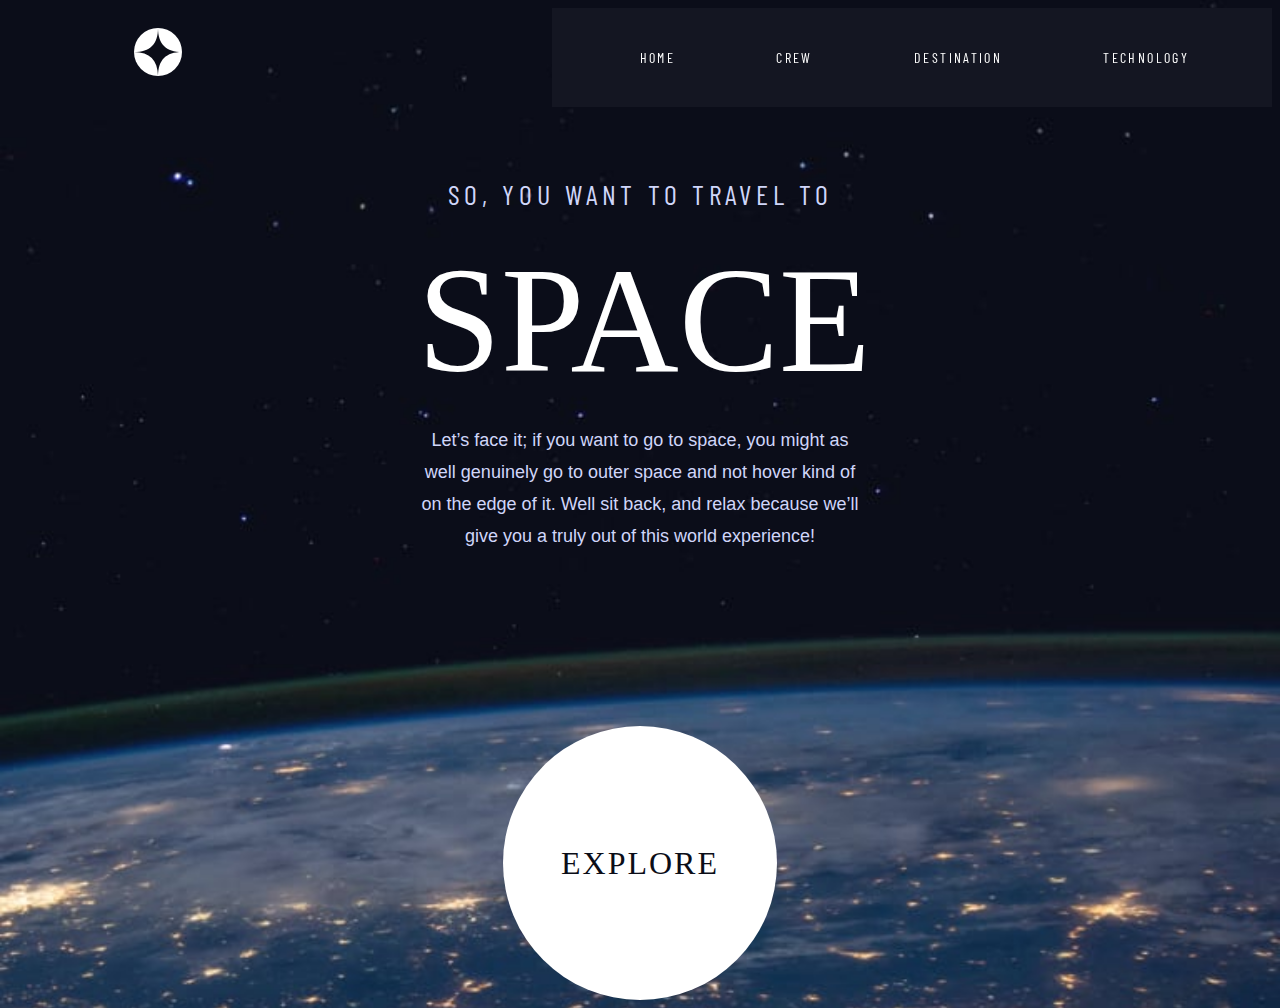
<file: index.html>
<!DOCTYPE html>
<html lang="en">
<head>
  <meta charset="UTF-8">
  <meta name="viewport" content="width=device-width, initial-scale=1.0">
  <link rel="stylesheet" href="css/homepage.css">
  <link rel="stylesheet" href="css/navigationpanel.css">
  <link rel="stylesheet" href="css/sidebar.css">
  <link rel="stylesheet" href="https://cdnjs.cloudflare.com/ajax/libs/font-awesome/6.2.0/css/all.min.css"/>
  <link href="https://fonts.googleapis.com/css2?family=Barlow+Condensed:wght@400;700&display=swap" rel="stylesheet"> 
  <link href="http://fonts.cdnfonts.com/css/bellefair" rel="stylesheet"> 
  <link href="http://fonts.cdnfonts.com/css/barlow" rel="stylesheet">  

</head>
<body > 
  
  <Nav>
    <div class="navbar navbar1">
      <ul>
        <li> <a href="./index.html"><span class="nav-num">00</span>Home</a></li>
        <li><a href="./crew.html"><span class="nav-num">01</span>Crew</a></li>
        <li><a href="./destination.html"><span class="nav-num">02</span>Destination</a></li>
        <li><a href="./technology.html"><span class="nav-num">03</span>Technology</a></li>
      </ul>
    </div>
  </Nav>
    
  <div class="sidebar-block">
    <input type="checkbox" id="check" />
    <label for="check">
      <i class="fa-solid fa-bars" id="btn"></i>
      <i class="fas fa-times" id="cancel"></i>
    </label>
    <div class="sidebar">
      <ul>
        <li> <a href="./index.html"><span class="nav-num">00</span>Home</a></li>
        <li><a href="./crew.html"><span class="nav-num">01</span>Crew</a></li>
        <li><a href="./destination.html"><span class="nav-num">02</span>Destination</a></li>
        <li><a href="./technology.html"><span class="nav-num">03</span>Technology</a></li>
      </ul>
    </div>
  </div>

  <div class="homepage-container ">
    <div class="homepage-block-flex mb-t">
      <div class="homepage-block-left">
        <h2>So, you want to travel to</h2>
        <h1>Space</h1>
        <p>Let’s face it; if you want to go to space, you might as well genuinely go to 
          outer space and not hover kind of on the edge of it. Well sit back, and relax 
          because we’ll give you a truly out of this world experience!</p>
      </div>
      <div class="homepage-block-right">
          <button>Explore</button>
      </div>
    </div>            
  </div>  
       
<script src="js/NavPanel.js"></script>
</body>
</html>
</file>
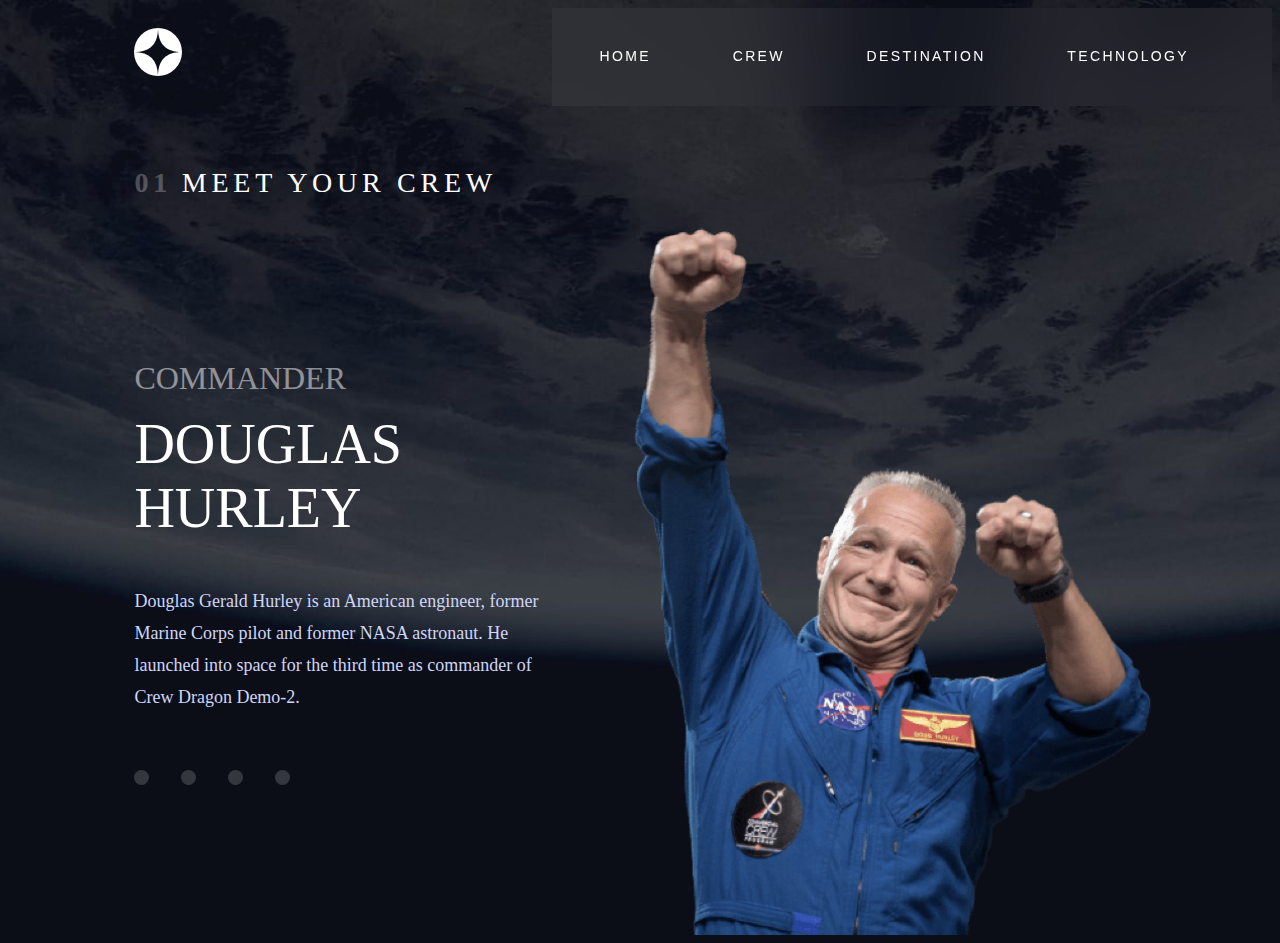
<file: crew.html>
<!DOCTYPE html>
<html lang="en">
<head>
    <meta charset="UTF-8">
    <meta http-equiv="X-UA-Compatible" content="IE=edge">
    <meta name="viewport" content="width=device-width, initial-scale=1.0">
    <title>Document</title>
    <link rel="stylesheet" href="css/crew.css">
    <link rel="stylesheet" href="css/navigationpanel.css">
    <link rel="stylesheet" href="css/sidebar.css">
    <link href="https://cdn.jsdelivr.net/npm/bootstrap@5.0.2/dist/css/bootstrap.min.css">
    <link href="http://fonts.cdnfonts.com/css/barlow-condensed" rel="stylesheet">
    <link href="http://fonts.cdnfonts.com/css/bellefair" rel="stylesheet"> 
    <link href="http://fonts.cdnfonts.com/css/barlow" rel="stylesheet"> 
</head>
<body>
    <Nav>
        <div class="navbar navbar1">
          <ul>
            <li> <a href="./index.html"><span class="nav-num">00</span>Home</a></li>
            <li><a href="./crew.html"><span class="nav-num">01</span>Crew</a></li>
            <li><a href="./destination.html"><span class="nav-num">02</span>Destination</a></li>
            <li><a href="./technology.html"><span class="nav-num">03</span>Technology</a></li>
          </ul>
        </div>
      </Nav>
        
      <div class="sidebar-block">
        <input type="checkbox" id="check" />
        <label for="check">
          <i class="fa-solid fa-bars" id="btn"></i>
          <i class="fas fa-times" id="cancel"></i>
        </label>
        <div class="sidebar">
          <ul>
            <li> <a href="./index.html"><span class="nav-num">00</span>Home</a></li>
            <li><a href="./crew.html"><span class="nav-num">01</span>Crew</a></li>
            <li><a href="./destination.html"><span class="nav-num">02</span>Destination</a></li>
            <li><a href="./technology.html"><span class="nav-num">03</span>Technology</a></li>
          </ul>
        </div>
      </div>
    <div class="container dest-body ">
        <div class="wrapper">
            <h3 class="name-tab"><span class="num-tab">01</span>MEET YOUR CREW</h3>

            <div class="show " id="first-tab">
                <div class=" block-flex m-0 ">
                    <div class="left-block m-82"> 
                        <h5 class="left-block-head">Commander </h5>
                        <h1 class="left-block-title">Douglas Hurley</h1>
                        <p class="left-block-info">Douglas Gerald Hurley is an American engineer, former Marine Corps pilot and former NASA astronaut. He launched into space for the third time as commander of Crew Dragon Demo-2.</p>  
                        <div class="toggle-block">
                            <ul class="tab-planet-menu">
                                <li class="tab-change mr-32"><button onclick="openTab(event, 'first-tab')" id="defaultOp"></button></li>
                                <li class="tab-change mr-32"><button onclick="openTab(event, 'second-tab')"></button></li>
                                <li class="tab-change mr-32"><button onclick="openTab(event, 'third-tab')"></button></li>
                                <li class="tab-change"><button onclick="openTab(event, 'fourth-tab')"></button></li>
                            </ul>
                        </div>               
                    </div>
                    <div class="tab-planet right-block m-0">
                        <img  src="images/crew/image-douglas-hurley.png" alt="">  
                    </div>
                </div>
            </div>
            <div class="show " id="second-tab">
                <div class=" block-flex m-0 ">
                    <div class="left-block m-0"> 
                        <h5 class="left-block-head">Mission Specialist </h5>
                        <h1 class="left-block-title">MARK SHUTTLEWORTH</h1>
                        <p class="left-block-info">Mark Richard Shuttleworth is the founder and CEO of Canonical, the company behind the Linux-based Ubuntu operating system. Shuttleworth became the first South African to travel to space as a space tourist.</p> 
                        <div class="toggle-block">
                            <ul class="tab-planet-menu">
                                <li class="tab-change mr-32"><button onclick="openTab(event, 'first-tab')" id="defaultOp"></button></li>
                                <li class="tab-change mr-32"><button onclick="openTab(event, 'second-tab')"></button></li>
                                <li class="tab-change mr-32"><button onclick="openTab(event, 'third-tab')"></button></li>
                                <li class="tab-change"><button onclick="openTab(event, 'fourth-tab')"></button></li>
                            </ul>
                        </div>                  
                    </div>
                    <div class="tab-planet right-block m-0">
                        <img  src="images/crew/image-mark-shuttleworth.png" alt="">  
                    </div>
                </div>
            </div>
            <div class="show " id="third-tab">
                <div class=" block-flex m-0 ">
                    <div class="left-block m-0"> 
                        <h5 class="left-block-head">PILOT</h5>
                        <h1 class="left-block-title">Victor Glover</h1>
                        <p class="left-block-info">Pilot on the first operational flight of the SpaceX Crew Dragon to the International Space Station. Glover is a commander in the U.S. Navy where he pilots an F/A-18.He was a crew member of Expedition 64, and served as a station systems flight engineer. </p>     
                        <div class="toggle-block">
                            <ul class="tab-planet-menu">
                                <li class="tab-change mr-32"><button onclick="openTab(event, 'first-tab')" id="defaultOp"></button></li>
                                <li class="tab-change mr-32"><button onclick="openTab(event, 'second-tab')"></button></li>
                                <li class="tab-change mr-32"><button onclick="openTab(event, 'third-tab')"></button></li>
                                <li class="tab-change"><button onclick="openTab(event, 'fourth-tab')"></button></li>
                            </ul>
                        </div>              
                    </div>
                    <div class="tab-planet right-block m-0">
                        <img  src="images/crew/image-victor-glover.png" alt="">  
                    </div>
                </div>
            </div> 
            <div class="show " id="fourth-tab">
                <div class=" block-flex m-0 ">
                    <div class="left-block m-0"> 
                        <h5 class="left-block-head">Flight Engineer</h5>
                        <h1 class="left-block-title">Anousheh Ansari</h1>
                        <p class="left-block-info">Anousheh Ansari is an Iranian American engineer and co-founder of Prodea Systems. Ansari was the fourth self-funded space tourist, the first self-funded woman to fly to the ISS, and the first Iranian in space. </p>  
                        <div class="toggle-block">
                            <ul class="tab-planet-menu">
                                <li class="tab-change mr-32"><button onclick="openTab(event, 'first-tab')" id="defaultOp"></button></li>
                                <li class="tab-change mr-32"><button onclick="openTab(event, 'second-tab')"></button></li>
                                <li class="tab-change mr-32"><button onclick="openTab(event, 'third-tab')"></button></li>
                                <li class="tab-change"><button onclick="openTab(event, 'fourth-tab')"></button></li>
                            </ul>
                        </div>                 
                    </div>
                    <div class="tab-planet right-block m-0">
                        <img  src="images/crew/image-anousheh-ansari.png" alt="">  
                    </div>
                </div>
            </div> 

        </div>
        
    
    
    
    </div>
    <script src="js/crew.js"></script>
    <script>
        document.getElementById("defaultOp").click(function(e){
            e.preventDefault();
        });
    </script>
</body>
</html>
</file>
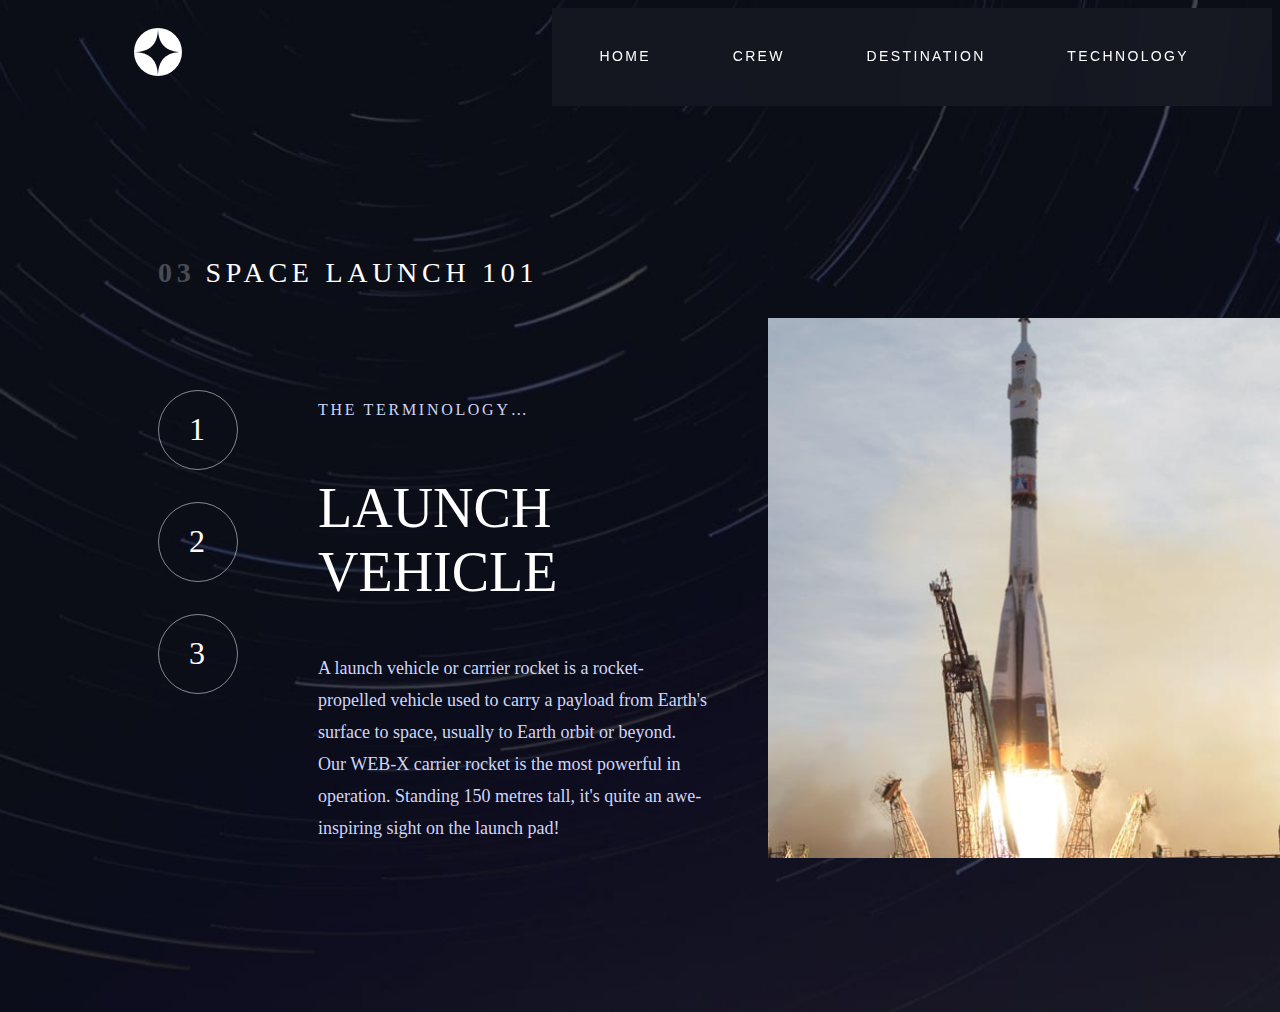
<file: technology.html>
<!DOCTYPE html>
<html lang="en">
<head>
    <meta charset="UTF-8">
    <meta http-equiv="X-UA-Compatible" content="IE=edge">
    <meta name="viewport" content="width=device-width, initial-scale=1.0">
    <title>Document</title>
    <link rel="stylesheet" href="css/technology.css">
    <link rel="stylesheet" href="css/navigationpanel.css">
    <link rel="stylesheet" href="css/sidebar.css">
    <link href="https://cdn.jsdelivr.net/npm/bootstrap@5.0.2/dist/css/bootstrap.min.css">
    <link href="http://fonts.cdnfonts.com/css/barlow-condensed" rel="stylesheet">
    <link href="http://fonts.cdnfonts.com/css/bellefair" rel="stylesheet"> 
    <link href="http://fonts.cdnfonts.com/css/barlow" rel="stylesheet"> 
</head>
<body>
    <Nav>
        <div class="navbar navbar1">
          <ul>
            <li> <a href="./index.html"><span class="nav-num">00</span>Home</a></li>
            <li><a href="./crew.html"><span class="nav-num">01</span>Crew</a></li>
            <li><a href="./destination.html"><span class="nav-num">02</span>Destination</a></li>
            <li><a href="./technology.html"><span class="nav-num">03</span>Technology</a></li>
          </ul>
        </div>
      </Nav>
        
      <div class="sidebar-block">
        <input type="checkbox" id="check" />
        <label for="check">
          <i class="fa-solid fa-bars" id="btn"></i>
          <i class="fas fa-times" id="cancel"></i>
        </label>
        <div class="sidebar">
          <ul>
            <li> <a href="./index.html"><span class="nav-num">00</span>Home</a></li>
            <li><a href="./crew.html"><span class="nav-num">01</span>Crew</a></li>
            <li><a href="./destination.html"><span class="nav-num">02</span>Destination</a></li>
            <li><a href="./technology.html"><span class="nav-num">03</span>Technology</a></li>
          </ul>
        </div>
      </div>
    <div class="container dest-body wrapper">
        <h3 class="name-tab"><span class="num-tab">03</span>SPACE LAUNCH 101</h3>

    <div class="show " id="tab-launch-vehicle">
        <div class="imgblock launch-vehicle"></div>
        <div class=" block-flex m-0 ">
            
            <div class="left-block">
                <ul class="tab-planet-menu">
                    <li class="tab-change mb-32"><button onclick="openTab(event, 'tab-launch-vehicle')" id="defaultOp">1</button></li>
                    <li class="tab-change mb-32"><button onclick="openTab(event, 'tab-spaceport')">2</button></li>
                    <li class="tab-change"><button onclick="openTab(event, 'tab-launch-vehicle')">3</button></li>
                </ul>
            </div>
            <div class="middle-block m-0"> 
                <h5 class="middle-block-head">THE TERMINOLOGY…</h5>
                <h1 class="middle-block-title">LAUNCH VEHICLE</h1>
                <p class="middle-block-info">A launch vehicle or carrier rocket is a rocket-propelled vehicle used to carry a payload from Earth's surface to space, usually to Earth orbit or beyond. Our WEB-X carrier rocket is the most powerful in operation. Standing 150 metres tall, it's quite an awe-inspiring sight on the launch pad!</p>                 
            </div>
            <div class="tab-planet right-block m-0">
                <img  src="images/technology/image-launch-vehicle-portrait.jpg" alt="">  
            </div>
        </div>
    </div>
    <div class="show " id="tab-spaceport">
        <div class="imgblock spaceport"></div>
        <div class=" block-flex m-0 ">
            
            <div class="left-block">
                <ul class="tab-planet-menu">
                    <li class="tab-change mb-32"><button onclick="openTab(event, 'tab-launch-vehicle')" id="defaultOp">1</button></li>
                    <li class="tab-change mb-32"><button onclick="openTab(event, 'tab-spaceport')">2</button></li>
                    <li class="tab-change"><button onclick="openTab(event, 'tab-space-capsule')">3</button></li>
                </ul>
            </div>
            <div class="middle-block m-0"> 
                <h5 class="middle-block-head">THE TERMINOLOGY…</h5>
                <h1 class="middle-block-title">SPACEPORT</h1>
                <p class="middle-block-info">A spaceport or cosmodrome is a site for launching (or receiving) spacecraft, by analogy to the seaport for ships or airport for aircraft. Based in the famous Cape Canaveral, our spaceport is ideally situated to take advantage of the Earth’s rotation for launch.</p>                 
            </div>
            <div class="tab-planet right-block m-0">
                <img  src="images/technology/image-spaceport-portrait.jpg" alt="">  
            </div>
        </div>
    </div>
    <div class="show " id="tab-space-capsule">
        <div class="imgblock space-capsule"></div>
        <div class=" block-flex m-0 ">
            
            <div class="left-block">
                <ul class="tab-planet-menu">
                    <li class="tab-change mb-32"><button onclick="openTab(event, 'tab-launch-vehicle')" id="defaultOp">1</button></li>
                    <li class="tab-change mb-32"><button onclick="openTab(event, 'tab-spaceport')">2</button></li>
                    <li class="tab-change"><button onclick="openTab(event, 'tab-space-capsule')">3</button></li>
                </ul>
            </div>
            <div class="middle-block m-0"> 
                <h5 class="middle-block-head">THE TERMINOLOGY…</h5>
                <h1 class="middle-block-title">SPACE CAPSULE</h1>
                <p class="middle-block-info">A space capsule is an often-crewed spacecraft that uses a blunt-body reentry capsule to reenter the Earth's atmosphere without wings. Our capsule is where you'll spend your time during the flight. It includes a space gym, cinema, and plenty of other activities to keep you entertained.</p>                 
            </div>
            <div class="tab-planet right-block m-0">
                <img  src="images/technology/image-space-capsule-portrait.jpg" alt="">  
            </div>
        </div>
    </div> 
    </div>
    <script src="js/teachnology.js"></script>
    <script>
        document.getElementById("defaultOp").click(function(e){
            e.preventDefault();
        });
    </script>
</body>
</html>
</file>
<file: css/homepage.css>
*{
    box-sizing: border-box;
}
@import url('https://fonts.googleapis.com/css2?family=Barlow+Condensed&display=swap');
@import url('http://fonts.cdnfonts.com/css/bellefair');
@import url('http://fonts.cdnfonts.com/css/barlow');
body{
    background: #000 center/cover url("../images/home/background-home-desktop.jpg") no-repeat;
    font-family: 'Barlow Condensed', sans-serif;
}
.mb-t{
    display: flex;
    justify-content: space-between;
    margin-top: 200px;
}
.homepage-container {    
    width: 1130px;  
    margin: 0 auto;
}

.homepage-block-left{
    width: 445px;
    margin: 0;
}
.homepage-block-right{
    display: flex;
    margin: 0;
    align-items: flex-end;
    width: fit-content;
}
.homepage-block-left h1{   
    font-family: "Bellefair";
    font-weight: 400;
    color: #fff;
    font-size: 150px;
    line-height: 172px;  
    text-transform: uppercase;
    margin: 24px auto;  
}
.homepage-block-left h2{
    font-family: 'Barlow Condensed';
    font-style: none;
    font-weight: 400;
    color: #D0D6F9;
    font-size: 28px;
    line-height: 33px;
    letter-spacing: 4.72px;
    text-transform: uppercase;
    
}
.homepage-block-left p{
    font-family: 'Barlow',sans-serif;
    font-weight: 400;
    color: #D0D6F9;
    font-size: 18px;
    line-height: 32px;
}
.homepage-block-right button{
    width: 274px;
    height: 274px;
    border-style: none;
    border-radius: 50%;
    background-color: #fff;
    color: #0B0D17;
    font-family: "Bellefair";
    font-weight: 400;
    font-size: 32px;
    line-height: 37px;
    letter-spacing: 2px;
    text-align: center;
    text-transform: uppercase;    
}
@media (min-width: 320px) and (max-width: 767px) {
    body{
        background: #000 center/cover url('../images/home/background-home-mobile.jpg') no-repeat;
    }
    .homepage-container {
        width: 100%;
        text-align: center;
        padding-top: 48px;
    }
    .homepage-block-flex .mb-t{
        margin: 0 auto;
    }    
    .homepage-block-flex{
        display: flex;
        flex-direction: column;
        align-items:center;
        margin-top: 48px;
        padding: 0 24px;
    }
    .homepage-block-left{
        width: 100%;
        margin-bottom: 81px;
    }
    .homepage-block-left h1{
        margin: 16px auto;
        font-size: 80px;
        line-height: 100px;
    }
    .homepage-block-left h2{
        font-size: 16px;
        line-height: 19px;
        text-align: center;
        letter-spacing: 2.7px;
    }
    .homepage-block-left p{        
        font-size: 15px;
        line-height: 25px;
    }
    .homepage-block-right button{
        width: 150px;
        height: 150px;
        font-size: 20px;
        line-height: 23px;
        text-align: center;
        letter-spacing: 1.25px;
    }
}

@media (min-width: 768px) and (max-width: 1280px) {
    body{
        background: #000 center/cover url('../images/home/background-home-tablet.jpg') no-repeat;
    }
    .homepage-container{
        width: 100%;
        text-align: center;
    }
    .mb-t{
        margin: 0 auto;
    }
    .homepage-block-flex{
        display: flex;
        flex-direction: column;
        align-items:center;
        margin-top: 48px;
    }
    .homepage-block-left h1{
        margin: 16px auto;
    }
    .homepage-block-right{
        margin-top: 156px;
    }
}
</file>
<file: css/navigationpanel.css>
*{
   box-sizing: border-box;
}
@import url('http://fonts.cdnfonts.com/css/barlow-condensed');
@import url('http://fonts.cdnfonts.com/css/bellefair');
@import url('http://fonts.cdnfonts.com/css/barlow');
Nav{
    position: relative;
    margin: 0 auto;
}
Nav::before{
    content: "";
    background-image: url('../images/shared/logo.svg');
    width: 48px;
    height: 48px;
    position: absolute;
    left: 10%;
    top: 20%;
}
.navbar{
    position: relative;
    background: rgba(255, 255, 255, 0.04);
    backdrop-filter: blur(40.7742px);
    width: 60%;
    padding: 0px 123px;
    padding-top: 39px;
    margin: 0 auto;
    margin-right: 0;
}
.navbar ul{
    justify-content: space-between;
}
.navbar ul li {
    margin-right: 35px;
}
.navbar::before{
    position: absolute;
    right: 95%;
    top: 50px;
    content: "";
    background-image: url('./Rectangle.png');
    width: 473px;
    height: 2px;
    background: #FFFFFF;
    mix-blend-mode: normal;
    opacity: 0.25;
}
.navbar ul li{
    list-style: none;
    display: inline-block;
    padding-bottom: 39px;
}

.navbar ul li a{
    text-decoration: none;
    color:#FFFFFF;
    text-align: center;
    font-family: "Barlow Condensed", sans-serif;
    font-weight: 400;
    font-size: 16px;
    line-height: 19px;
    letter-spacing: 2.7px;
    text-transform: uppercase;
}
.navbar ul li:hover {
    border-color: #fff;
}
.navbar ul li{
  border-bottom: 2px solid transparent;
}
.navbar ul{
    display: flex;
    flex-direction: row;
    list-style: none;
    margin: 0 auto;
}
.nav-num{
    font-family: 'Barlow Condensed', sans-serif;
    font-style: normal;
    font-weight: 700;
    font-size: 16px;
    line-height: 19px;
    color: #FFFFFF;
    margin-right: 10px;
}

@media (min-width: 320px) and (max-width: 767px) {
    .navbar::before{
        display: none;
    }
    .navbar{
        display: none;
    }
    Nav::before{
        margin-top: 20px;
    }
}

@media (min-width: 768px) and (max-width: 1280px) {
    .navbar::before{
        display: none;
    }
    .navbar{
        width: 57%;
        padding: 0 48px;
        padding-top: 39px;
    }
    .navbar ul li span{
        display: none;
    }
    .navbar ul li a{
        font-size: 14px;
        letter-spacing: 2.3625px;
        line-height: 17px;
    }
}
</file>
<file: css/sidebar.css>
.sidebar-block{
    display: none;
}
.sidebar {
    position: fixed;
    right: -250px;
    width: 250px;
    height: 100%;
    background: rgba(255, 255, 255, 0.04);
backdrop-filter: blur(40.7742px);
    transition: all 0.5s ease;
  }
  .sidebar ul{
    display: flex;
    flex-direction: column;
    align-items: start;
    margin-top: 65px;
  }
  .nav-num{
    font-family: 'Barlow Condensed';
font-style: normal;
font-weight: 700;
font-size: 16px;
line-height: 19px;
letter-spacing: 2.7px;

color: #FFFFFF;
  }
  .sidebar ul li{
    list-style: none;
  }
  .sidebar ul a {
    text-decoration: none;
    font-family: 'Barlow Condensed';
font-style: normal;
font-weight: 400;
font-size: 16px;
line-height: 19px;
letter-spacing: 2.7px;

color: #FFFFFF;
    display: block;
    height: 100%;
    width: 100%;
    line-height: 65px;
    color: white;
    box-sizing: border-box;
    transition: 0.4s;
  }
  .sidebar ul li:hover a {
    padding-left: 50px;
  }
  .sidebar ul a i {
    margin-right: 16px;
  }
  #check {
    display: none;
  }
  label #btn,
  label #cancel {
    position: absolute;
    border-radius: 3px;
    cursor: pointer;
  }
  label #btn {
    right: 40px;
    top: 25px;
    font-size: 25px;
    color: white;
    padding: 6px 12px;
    transition: all 0.5s;
  }
  label #cancel {
    display: none;
    z-index: 1111;
    right: -195px;
    top: 17px;
    font-size: 30px;
    color: #D0D6F9;
    padding: 4px 9px;
    transition: all 0.5s ease;
  }
  #check:checked ~ .sidebar {
    right: 0;
  }
  #check:checked ~ label #btn {
    right: -250px;
    opacity: 0;
    pointer-events: none;
  }
  #check:checked ~ label #cancel {
    display: block;
    right: 10px;
  }
  #check:checked ~ section {
    margin-left: 250px;
  }
  @media (min-width: 320px) and (max-width: 767px) {
    body{
        margin: 0 auto;
    }
    .sidebar-block{
        display: grid;
    }
  }
</file>
<file: css/crew.css>
*{
    box-sizing: border-box;
}
@import url('http://fonts.cdnfonts.com/css/barlow-condensed');
@import url('http://fonts.cdnfonts.com/css/bellefair');
@import url('http://fonts.cdnfonts.com/css/barlow');
body{
    background: #000 center/cover url("../images/crew/background-crew-desktop.jpg") no-repeat;
    color: #fff;
}
.container{    
    width: 80%;
    margin: 0 auto;
}
.imgblock{
    display: none;
}
button{
    background-color: transparent;
    border: none;
}
.name-tab{
    font-family: 'Barlow Condensed';
    font-style: normal;
    font-weight: 400;
    font-size: 28px;
    line-height: 34px;
    letter-spacing: 4.725px;
    text-transform: uppercase;
    color: #FFFFFF;
}
.num-tab{
    margin-right: 10px;
    font-family: 'Barlow Condensed';
    font-style: normal;
    font-weight: 700;
    font-size: 28px;
    line-height: 34px;
    letter-spacing: 4.725px;
    color: #FFFFFF;
    mix-blend-mode: normal;
    opacity: 0.25;
}
.wrapper{
    margin-top: 60px;
    width: 100%;
}
.show{
    display: none;
    height: 707px;
}
.m-82{
    margin-right: 82px;
}
.tab-change button{
    width: 15px;
    height: 15px;
    border: 1px solid rgba(255, 255, 255, .5);
    border-radius: 50%;
    mix-blend-mode: normal;
    opacity: 0.17;
    background: #fff;
}
button:hover{
    background: #fff;
    opacity: 0.5;
}
.toggle-block{
    padding-top: 5%;
}
.left-block{
    width: 50%;
}
.left-block-head{
    font-family: 'Bellefair';
    font-style: normal;
    font-weight: 400;
    font-size: 32px;
    line-height: 37px;
    text-transform: uppercase;
    color: #FFFFFF;
    mix-blend-mode: normal;
    opacity: 0.5;
    margin: 0;
}
.left-block-title{
    font-family: 'Bellefair';
    font-style: normal;
    font-weight: 400;
    font-size: 56px;
    line-height: 64px;
    color: #FFFFFF;
    text-transform: uppercase;
    margin: 15px 0px 27px 0px ;
}
.left-block-info{
    font-family: 'Barlow';
    font-style: normal;
    font-weight: 400;
    font-size: 18px;
    line-height: 32px;
    color: #D0D6F9;
}
.right-block{
    width: 50%;
    display: flex;
    justify-content: center;
}
.right-block img{
    height: 100%;
}
.block-flex{
    margin-right: 0;
    display: flex;
    flex-direction: row;
    justify-content: space-between;
    height: 100%;
}
.left-block{
    display: flex;
    flex-direction: column;
    justify-content: center;
}
li{
    list-style: none;
    display: inline-block;
}
.mr-32{
    margin-right: 2em;
}

ul{
    list-style: none;
    padding: 0;
    display: flex;
}
 
@media (max-width: 480px){
    body{
        background: #000 center/cover url('../images/crew/background-crew-mobile.jpg') no-repeat;
        margin: 0;
    }
    .container{
        width: 100%;
        margin: 0;
        text-align: center;
    }
    .wrapper{
        padding: 0 5%;
    }
    .toggle-block{
        padding: 0;
    }
    .show{
        height: 100%;
    }
    .tab-change button{
        width: 10px;
        height: 10px;
    }
    .block-flex{
        display: block;
        width: 100%;
    }
    .mr-32{
        margin-right: 0;
    }
    ul{
        display: block;
    }
    .mb-32{
        margin-bottom: 0;
    }
    .right-block{
        width: 100%;
    }
    .left-block{
        margin-right: auto;
        width: 100%;
    }
    .left-block-title{
        margin-top: 9px;
        font-size: 24px;
        line-height: 28px;
    }
    .left-block-head{
        font-size: 14px;
        line-height: 17px;
        letter-spacing: 2.3625px;
        margin-top: 26px;
    }
    .left-block-info{
        font-size: 15px;
        line-height: 25px;
        padding: 5px 24px;
    }
}
@media (max-width: 961px) {
    body{
        background: #000 center/cover url('../images/crew/background-crew-tablet.jpg') no-repeat;
        margin: 0;
    }
    .container{
        width: 100%;
        margin: 0;
        text-align: center;
    }
    .wrapper{
        padding: 0 5%;
    }
    .show{
        height: 100%;
    }
    .toggle-block{
        padding: 0;
    }
    ul{
        display: block;
    }
    .block-flex{
        display: block;
        width: 100%;
        margin: 0 auto;
    }
    .imgblock{
        display: block;
        width: 100%;        
        height: 310px;
    }
    .mr-32{
        margin-right: 1rem;
    }
    .mb-32{
        margin-bottom: 0;
    }
    .left-block{
        margin-right: auto;
        width: 100%;
    }
    .left-block-title{
        margin-top: 9px;
        font-size: 40px;
        line-height: 46px;
    }
    .left-block-head{
        font-size: 16px;
        line-height: 19px;
        letter-spacing: 2.7px;
        margin-top: 26px;
    }
    .left-block-info{
        font-size: 16px;
        line-height: 28px;  
        padding: 5px 24px;
    }
    .right-block{
        margin: auto;
        margin-top: 5%;
        display: flex;
        justify-content: center;
    }
    .right-block img{
        width: 80%;
    }
}
</file>
<file: css/technology.css>
*{
    box-sizing: border-box;
}
@import url('http://fonts.cdnfonts.com/css/barlow-condensed');
@import url('http://fonts.cdnfonts.com/css/bellefair');
@import url('http://fonts.cdnfonts.com/css/barlow');
body{
    background: #000 center/cover url("../images/technology/background-technology-desktop.jpg") no-repeat;
    color: #fff;
}
.container{    
    margin: 150px 0px 150px 150px;
}
.imgblock{
    display: none;
}
button{
    background-color: transparent;
    border: none;
}
.name-tab{
    font-family: 'Barlow Condensed';
    font-style: normal;
    font-weight: 400;
    font-size: 28px;
    line-height: 34px;
    letter-spacing: 4.725px;
    text-transform: uppercase;
    color: #FFFFFF;
}
.num-tab{
    margin-right: 10px;
    font-family: 'Barlow Condensed';
    font-style: normal;
    font-weight: 700;
    font-size: 28px;
    line-height: 34px;
    letter-spacing: 4.725px;
    color: #FFFFFF;
    mix-blend-mode: normal;
    opacity: 0.25;
}
.show{
    display: none;
}
.tab-change button{
    font-family: 'Bellefair';
    font-style: normal;
    font-weight: 400;
    font-size: 32px;
    line-height: 37px;
    text-align: center;
    letter-spacing: 2px;
    color: #FFFFFF;
    width: 80px;
    height: 80px;
    border: 1px solid rgba(255, 255, 255, .5);
    border-radius: 50%;
    text-align: center;
}
.tab-change button:hover{
    background-color: #fff;
    color: #0B0D17;
}
.middle-block{
    margin-right: 7.125rem;
    width: 35%;
    padding-top: 5%;
}
.left-block{
    padding-top: 5%;
}
.middle-block-head{
    font-family: 'Barlow Condensed';
    font-style: normal;
    font-weight: 400;
    font-size: 16px;
    line-height: 19px;
    letter-spacing: 2.7px;    
    color: #D0D6F9;
}
.middle-block-title{
    font-family: 'Bellefair';
    font-style: normal;
    font-weight: 400;
    font-size: 56px;
    line-height: 64px;
    color: #FFFFFF;
    text-transform: uppercase;
    margin: 30px 0;
}
.middle-block-info{
    font-family: 'Barlow';
    font-style: normal;
    font-weight: 400;
    font-size: 18px;
    line-height: 32px;
    color: #D0D6F9;
}
.block-flex{
    margin-right: 0;
    display: flex;
    flex-direction: row;
}
.right-block img{
    width: 40%;
    position: absolute;
    right: 0;
    height: 60%;
}
.middle-block{
    display: flex;
    flex-direction: column;
}
li{
    list-style: none;
    display: inline-block;
}
.mb-32{
    margin-bottom: 2em;
}

ul{
    margin-right: 80px;
    list-style: none;
    padding: 0;
    display: flex;
    flex-direction: column;
    align-items: center;
    justify-content: space-between;
}
 
@media (max-width: 480px){
    body{
        background: #000 center/cover url('../images/technology/background-technology-mobile.jpg') no-repeat;
        margin: 0;
    }
    .container{
        width: 100%;
        margin: 0;
        text-align: center;
    }
    .block-flex{
        display: block;
    }
    .imgblock{
        display: block;
        width: 100%;        
        height: 170px;
    }
    .launch-vehicle{
        background: #000 center/cover url('../images/technology/image-launch-vehicle-landscape.jpg');
    }
    .spaceport{
        background: #000 center/cover url('../images/technology/image-spaceport-landscape.jpg');
    }
    .space-capsule{
        background: #000 center/cover url('../images/technology/image-space-capsule-landscape.jpg');
    }
    .mb-32{
        margin-bottom: 0;
    }
    ul{
        margin-right: 0;
        flex-direction: row;
        align-items: center;
        justify-content: space-around;
    }
    .middle-block{
        margin-right: auto;
        width: fit-content;
    }
    .middle-block-title{
        margin-top: 9px;
        font-size: 24px;
        line-height: 28px;
    }
    .middle-block-head{
        font-size: 14px;
        line-height: 17px;
        letter-spacing: 2.3625px;
        margin-top: 26px;
    }
    .middle-block-info{
        font-size: 15px;
        line-height: 25px;
        padding: 5px 24px;
    }
    .right-block{
        display: none;
    }
    .right-block img{
        display: none;
    }
}
@media (max-width: 961px) {
    body{
        background: #000 center/cover url('../images/technology/background-technology-tablet.jpg') no-repeat;
        margin: 0;
    }
    .container{
        width: 100%;
        margin: 0;
        text-align: center;
    }
    .block-flex{
        display: block;
        width: 458px;
        margin: 0 auto;
    }
    .imgblock{
        display: block;
        width: 100%;        
        height: 310px;
    }
    .launch-vehicle{
        background: #000 center/cover url('../images//technology/image-launch-vehicle-landscape.jpg');
    }
    .spaceport{
        background: #000 center/cover url('../images/technology/image-spaceport-landscape.jpg');
    }
    .space-capsule{
        background: #000 center/cover url('../images/technology/image-space-capsule-landscape.jpg');
    }
    .mb-32{
        margin-bottom: 0;
    }
    ul{
        margin-right: 0;
        flex-direction: row;
        align-items: center;
        justify-content: space-around;
    }
    .middle-block{
        margin-right: auto;
        width: fit-content;
    }
    .middle-block-title{
        margin-top: 9px;
        font-size: 40px;
        line-height: 46px;
    }
    .middle-block-head{
        font-size: 16px;
        line-height: 19px;
        letter-spacing: 2.7px;
        margin-top: 26px;
    }
    .middle-block-info{
        font-size: 16px;
        line-height: 28px;  
        padding: 5px 24px;
    }
    .right-block{
        display: none;
    }
    .right-block img{
        display: none;
    }
}
</file>
